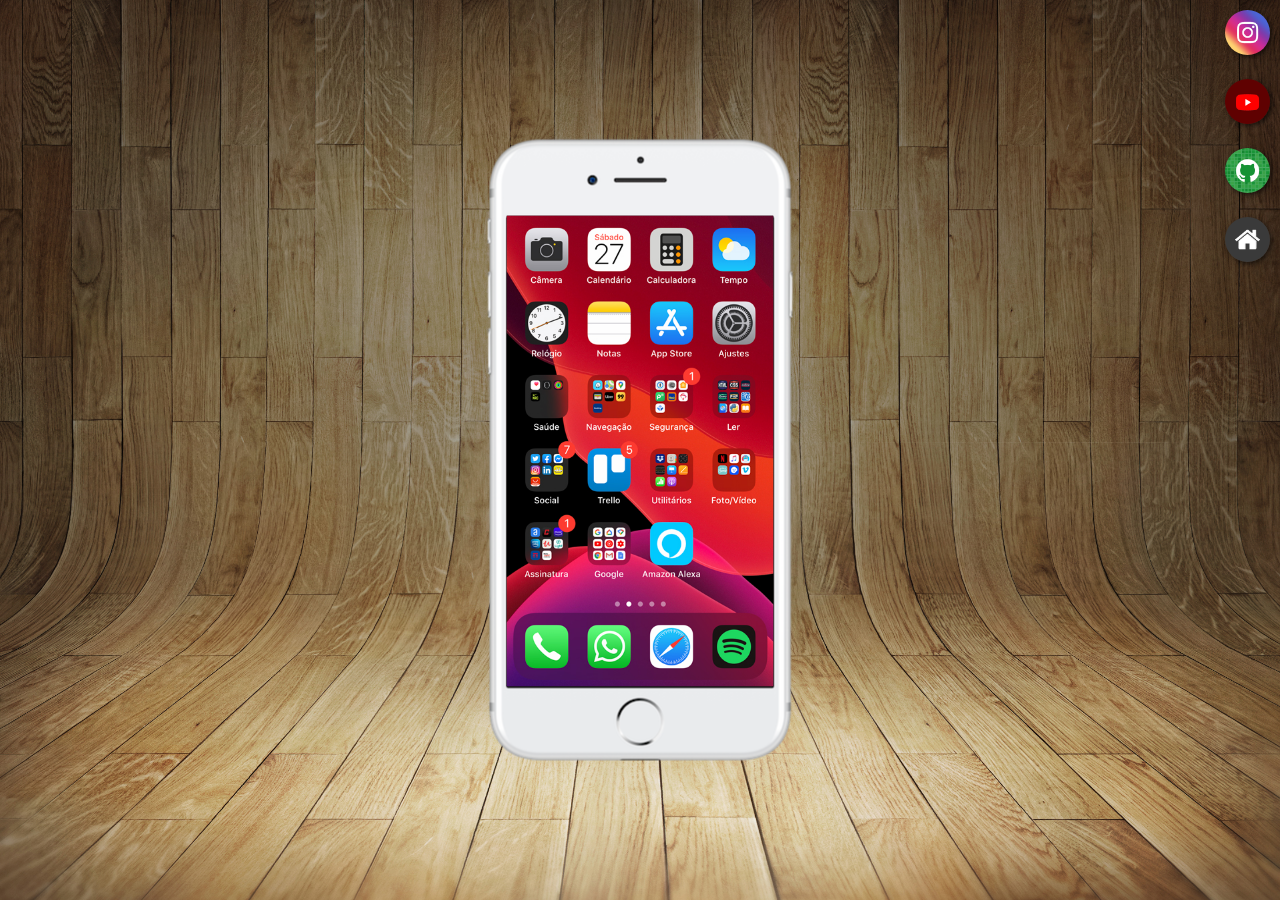
<file: index.html>
<!DOCTYPE html>
<html lang="pt-br">
<head>
    <meta charset="UTF-8">
    <meta http-equiv="X-UA-Compatible" content="IE=edge">
    <meta name="viewport" content="width=device-width, initial-scale=1.0">
    <link rel="shortcut icon" href="favicon.ico" type="image/x-icon">
    <link rel="stylesheet" href="style/style.css">
    <title>Projeto de Redes Sociais</title>
</head>
<body>
    <main>
        <section id="telefone">
            <iframe src="home.html" name="tela" frameborder="0" name="tela" id="tela" ></iframe>
        </section>

        <section id="redessociais">
            <a href="instagram.html" target="tela"><img src="imagens/logo-instagram.jpg" alt="instagram"></a><br>
            <a href="youtube.html" target="tela"><img src="imagens/logo-youtube.jpg" alt="youtube"></a><br>
            <a href="github.html" target="tela"><img src="imagens/logo-github.jpg" alt="github"></a><br> 
            <a href="home.html" target="tela"><img src="imagens/logo-home.jpg" alt="home"></a>
       
       </section>
    </main>
</body>
</html>
</file>
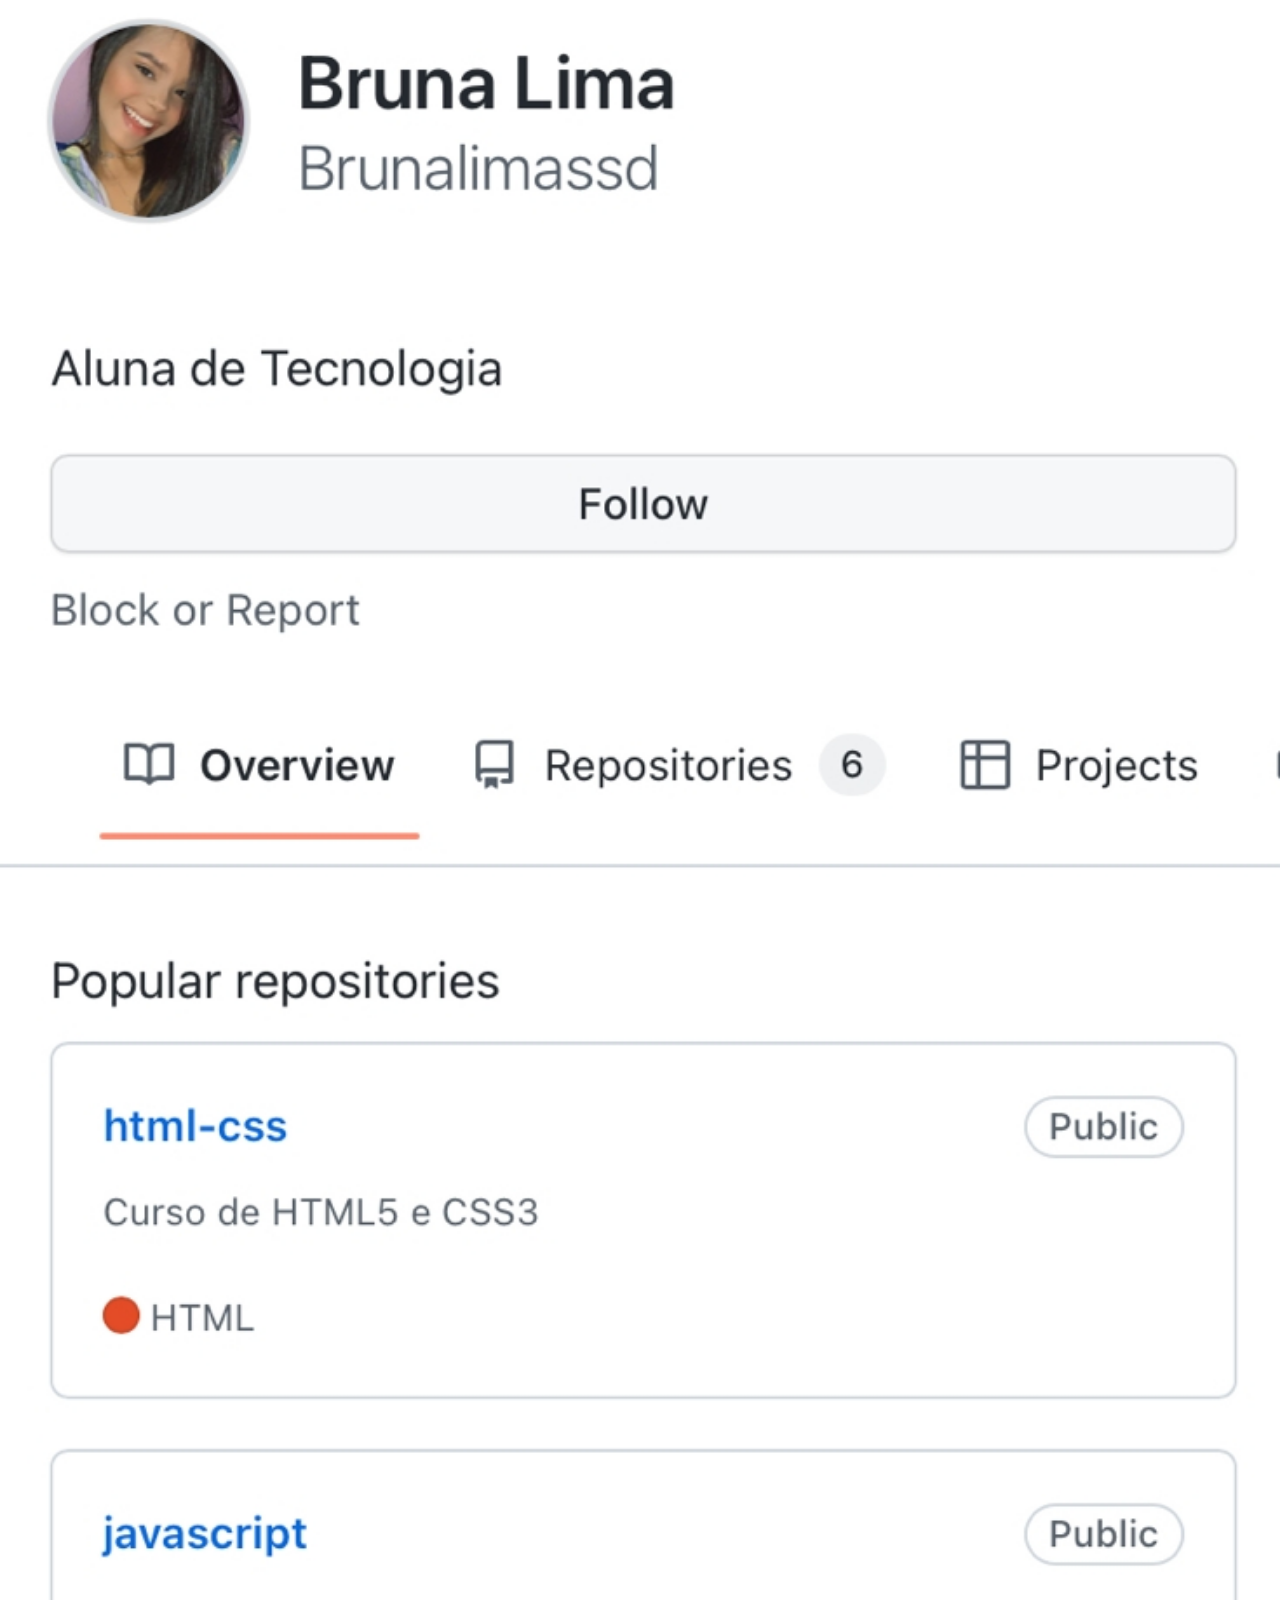
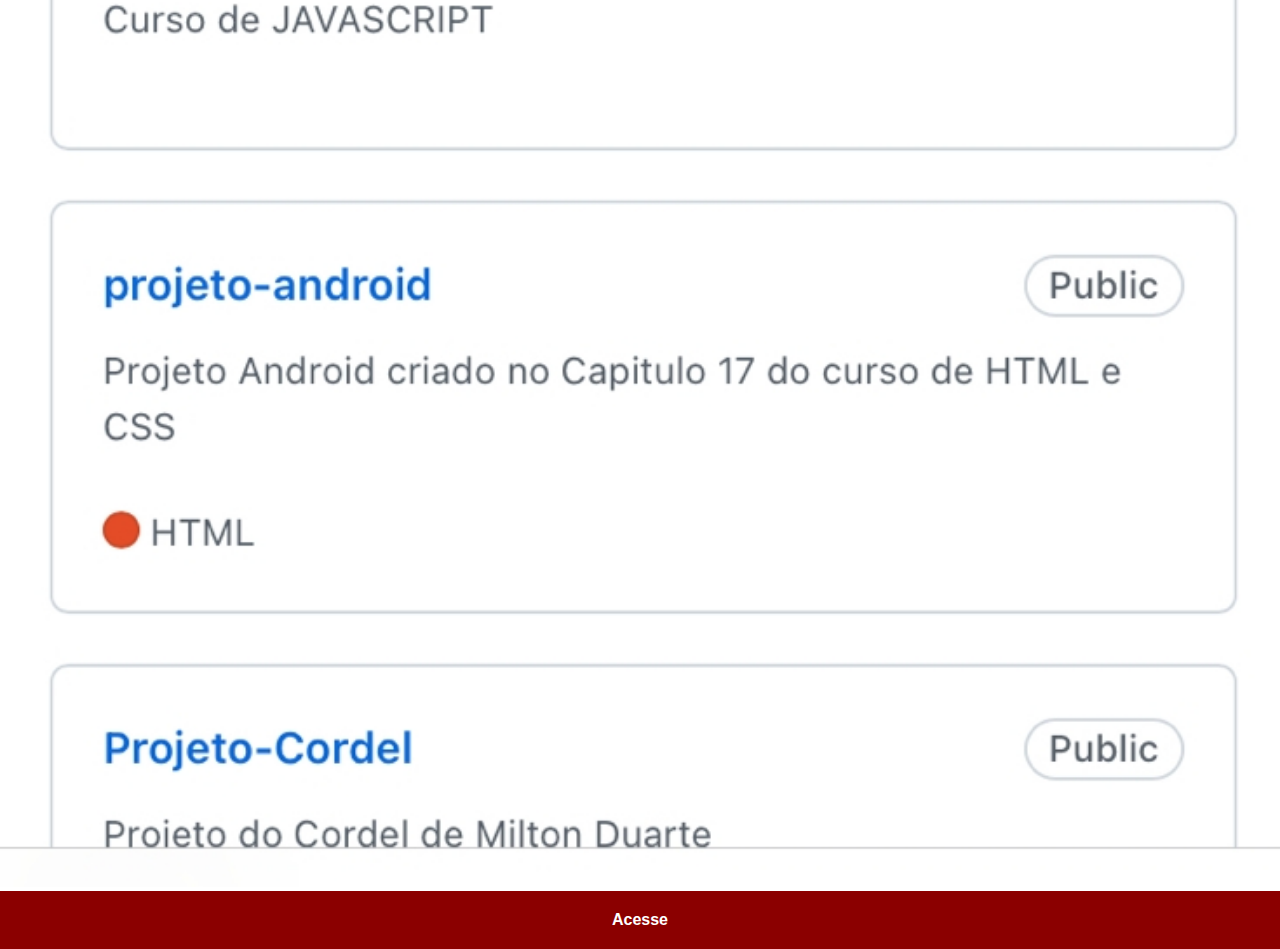
<file: github.html>
<!DOCTYPE html>
<html lang="pt-br">
<head>
    <meta charset="UTF-8">
    <meta http-equiv="X-UA-Compatible" content="IE=edge">
    <meta name="viewport" content="width=device-width, initial-scale=1.0">
    <title>github</title>
    <link rel="stylesheet" href="style/social.css">
</head>
<body>
    <img src="imagens/githubbruna1.jpg" alt="github">
    <a href="https://github.com/Brunalimassd" target="_blank">Acesse</a>
</body>
</html>
</file>
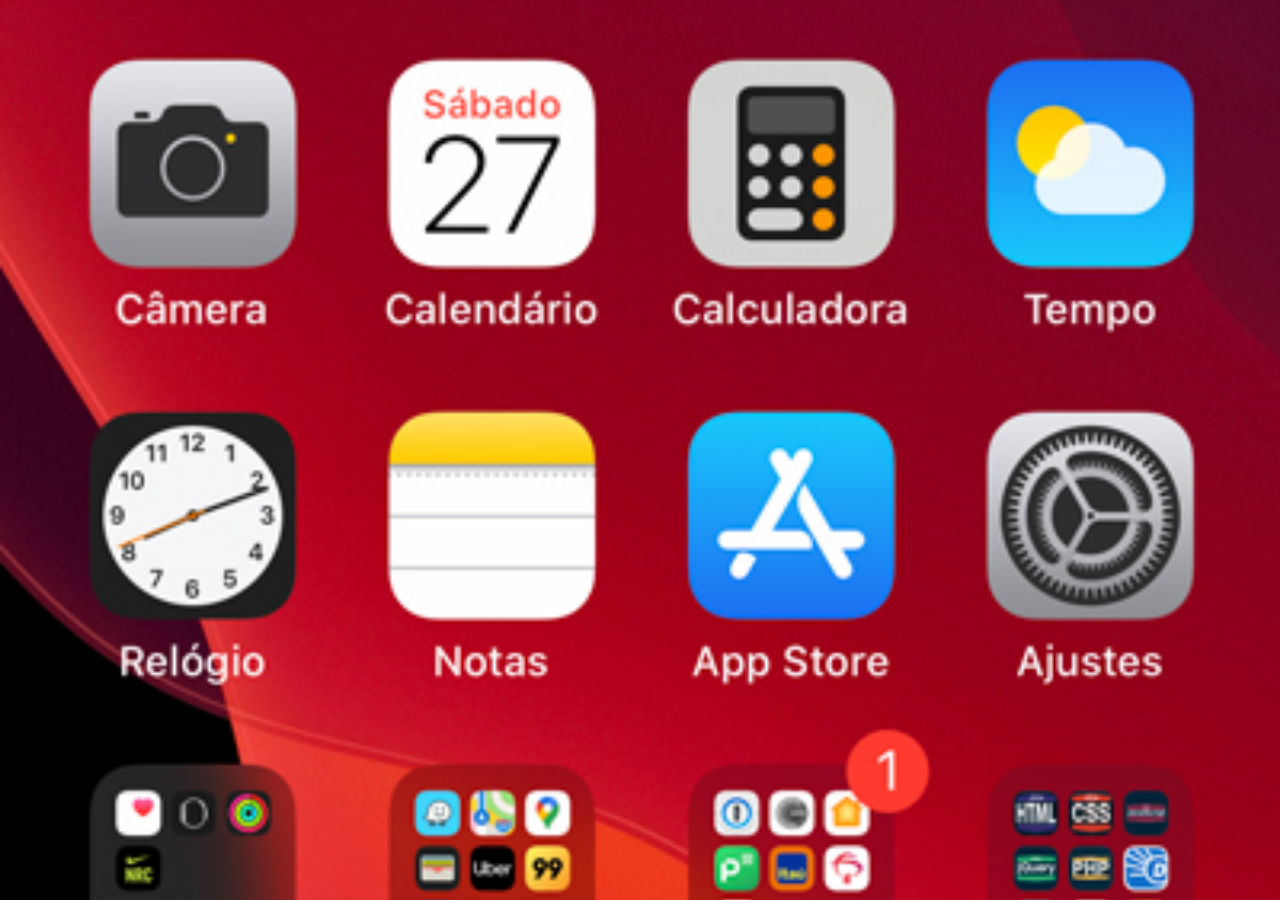
<file: home.html>
<!DOCTYPE html>
<html lang="pt-br">
<head>
    <meta charset="UTF-8">
    <meta http-equiv="X-UA-Compatible" content="IE=edge">
    <meta name="viewport" content="width=device-width, initial-scale=1.0">
    <title>Home</title>
</head>
<style>
    *{
        margin: 0px;
        padding: 0px;

    }

    body{
        width: 100vw;
        height: 100vh;
        background: black url('imagens/tela-home.jpg')no-repeat top center;
        background-size: cover;
    }
</style>
<body>
    
</body>
</html>
</file>
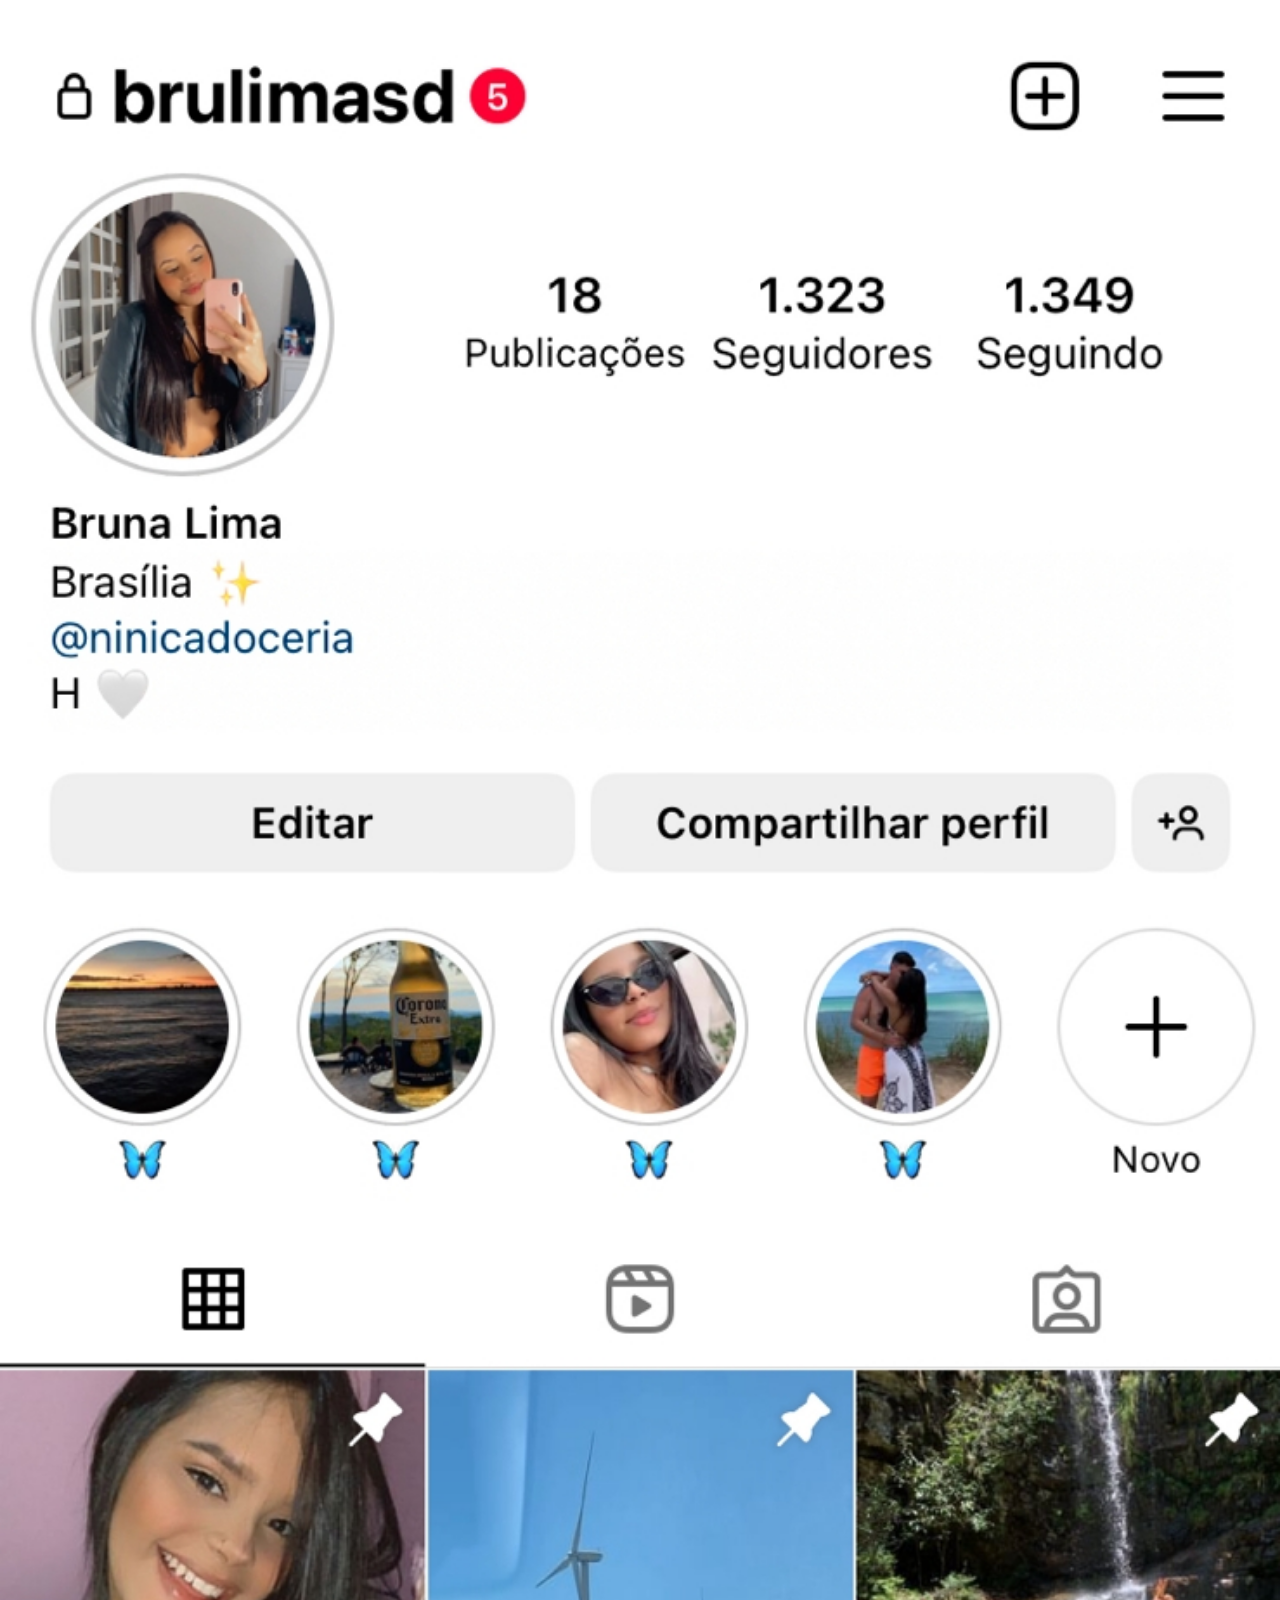
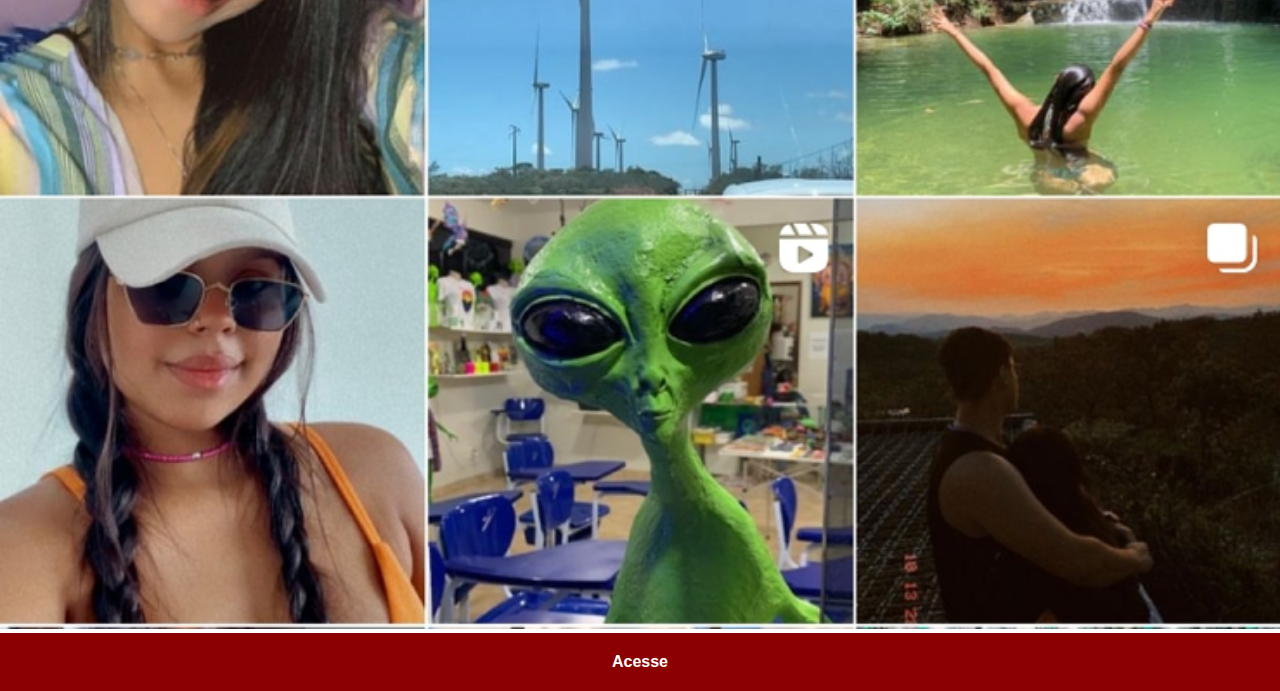
<file: instagram.html>
<!DOCTYPE html>
<html lang="pt-br">
<head>
    <meta charset="UTF-8">
    <meta http-equiv="X-UA-Compatible" content="IE=edge">
    <meta name="viewport" content="width=device-width, initial-scale=1.0">
    <title>instagram</title>
    <link rel="stylesheet" href="style/social.css">
</head>
<body>
    <img src="imagens/instagrambruna1.jpg" alt="instagram">
    <a href="https://www.instagram.com/brulimasd/" target="_blank">Acesse</a>
</body>
</html>
</file>
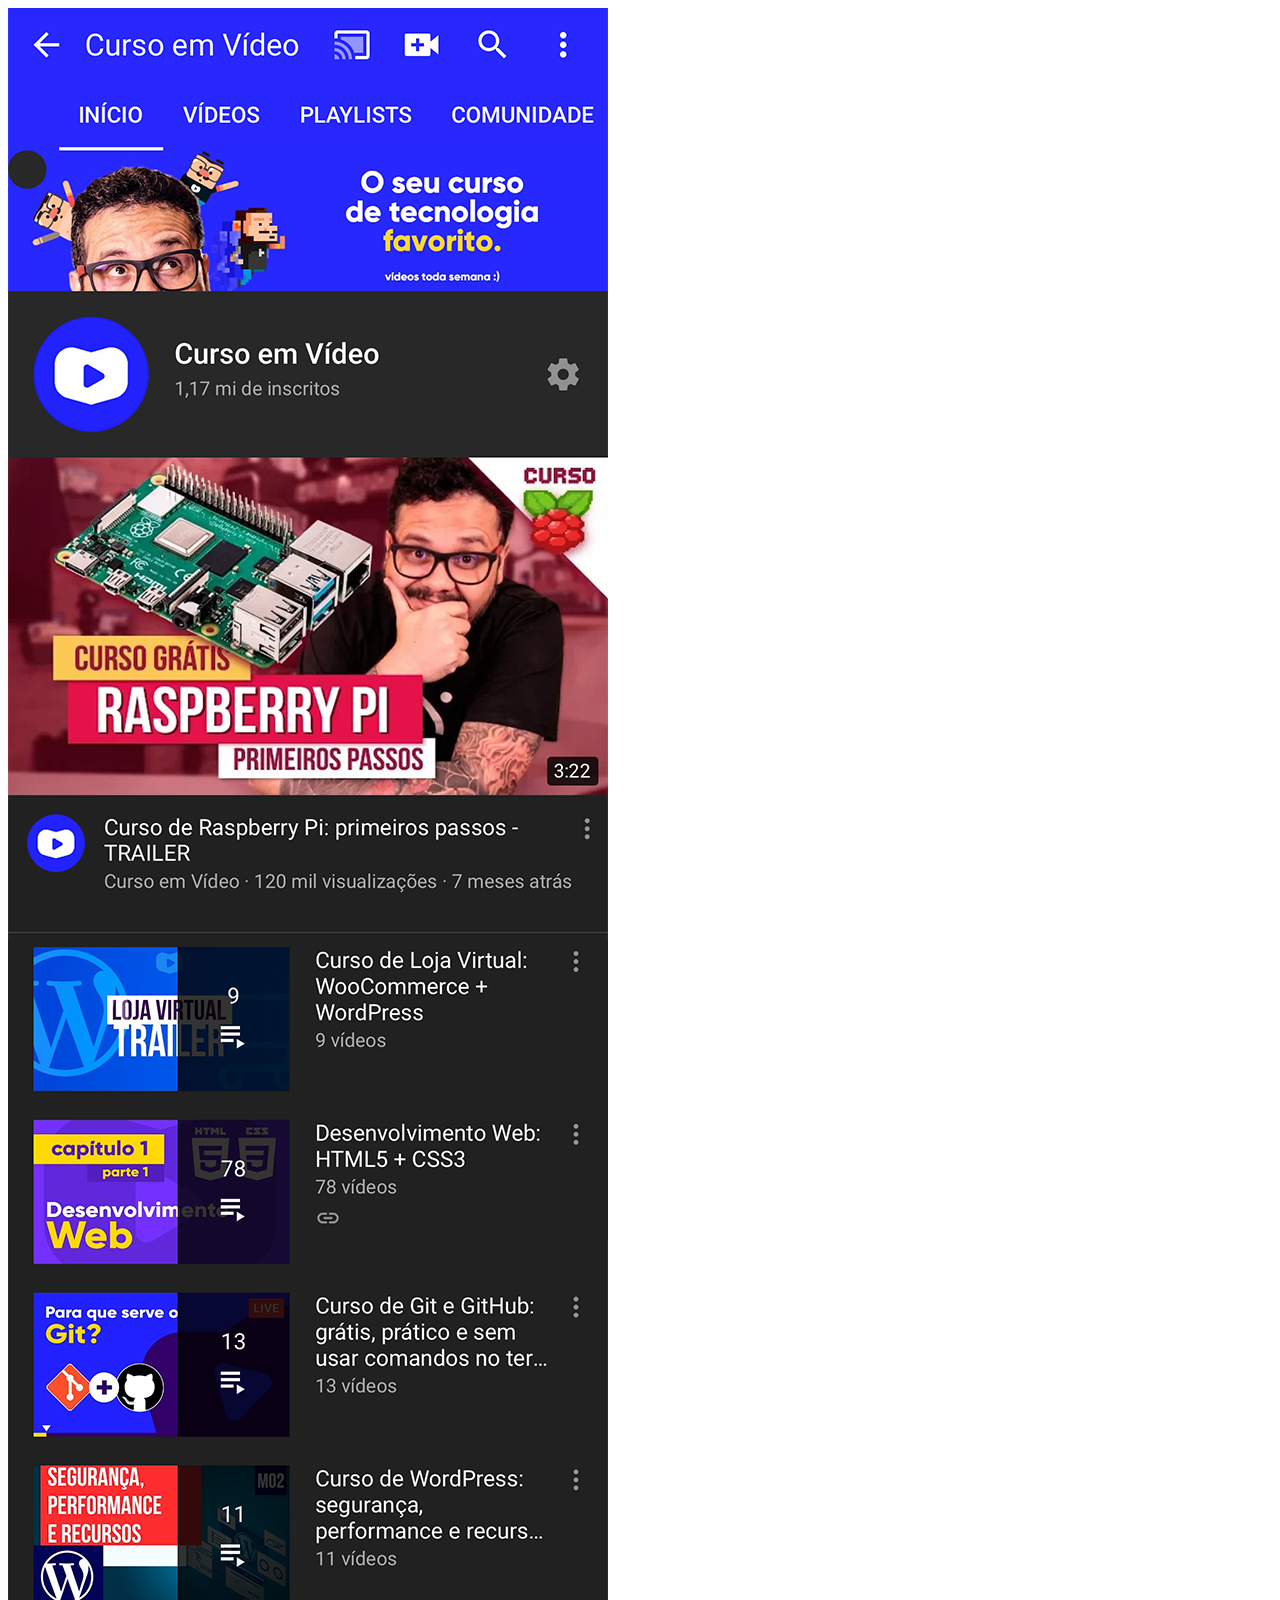
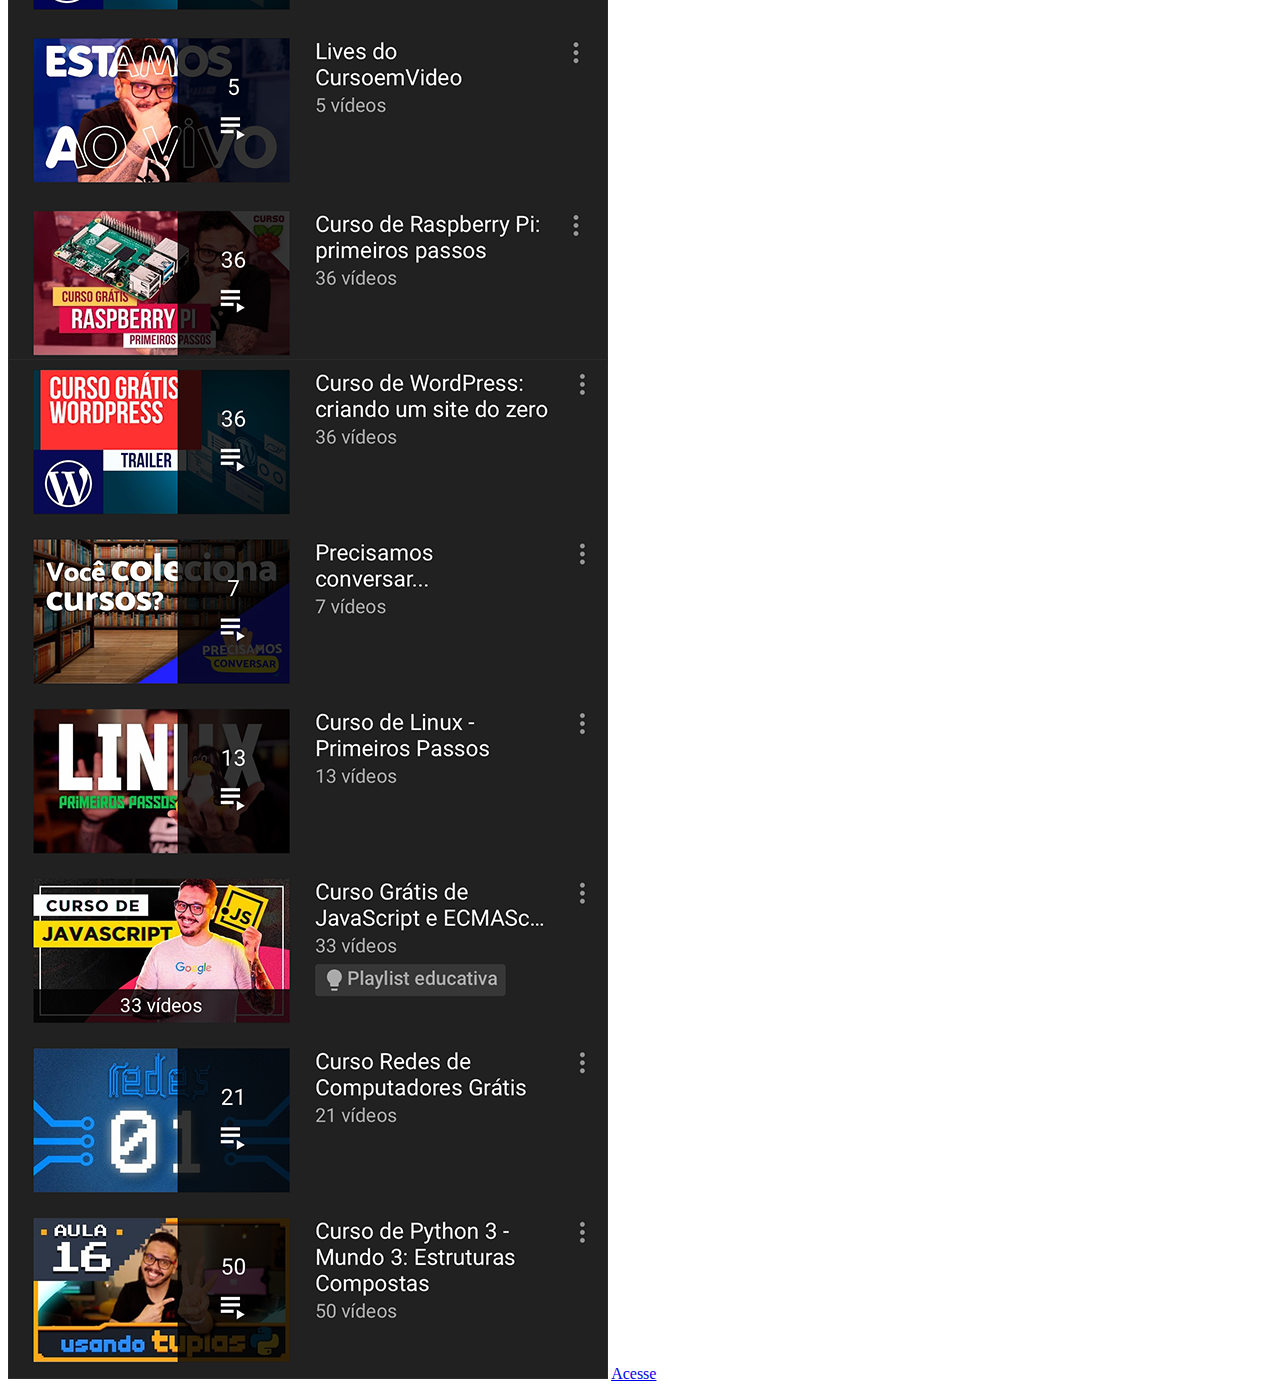
<file: youtube.html>
<!DOCTYPE html>
<html lang="pt-br">
<head>
    <meta charset="UTF-8">
    <meta http-equiv="X-UA-Compatible" content="IE=edge">
    <meta name="viewport" content="width=device-width, initial-scale=1.0">
    <title>Youtube</title>
    <style>

    </style>
</head>
<body>
    <img src="imagens/tela-youtube.png" alt="youtube">
    <a href="https://www.youtube.com/watch?v=5H9LS7xW_1U" target="_blank">Acesse</a>
</body>
</html>
</file>
<file: style/style.css>
@charset "UTF-8";

*{
    margin: 0px;
    padding: 0px;
    font-family: Arial, Helvetica, sans-serif;
}

html, body{
    height: 100vh;
    width: 100vw;
    background-color: black;
}
body{
    background: url(../imagens/fundo-madeira.jpg) no-repeat top center;
    background-size: cover;
    background-attachment: fixed;
}

main{
    height: 100vh;
    position: relative;
     ;
}

section#telefone{
    position: absolute;
    top: 50%;
    left: 50%;
    transform: translate(-50%, -50%);

    width: 311px; 
    height: 627px;
    background: url('../imagens/frame-iphone.png') no-repeat;
    
}

iframe#tela{
    position: relative;
    top: 79px;
    left: 22px;
    width:267px;
    height: 471px;

}

section#redessociais > a > img{
    width: 45px;
    margin: 10px;
    border-radius: 50%;
    box-shadow: 2px 2px 5px rgba(0, 0, 0, 0.61);
    box-sizing: border-box;
}

section#redessociais{
    text-align: right;
}

section#redessociais img:hover{
    border: 2px solid rgba(255, 255, 255, 0.74);
    transform: translate(-5px, -5px);
    box-shadow: 5px 5px 10px rgba(0, 0, 0, 0.712);
    transition: transform .3s;
}
</file>
<file: style/social.css>
*{
            margin: 0px;
            padding: 0px;
            font-family: Arial, Helvetica, sans-serif;
        }
        ::-webkit-scrollbar{
            width: 0px;
            height: 0px;
        }
        img{
            width: 100vw;
        }
        a{
            display: block;
            background-color: darkred;
            color: white;
            padding: 20px;
            text-align: center;
            font-weight: bolder;
            text-decoration: none;

        }
        a:hover{
            background-color: rgb(204, 21, 21);
        }
</file>
